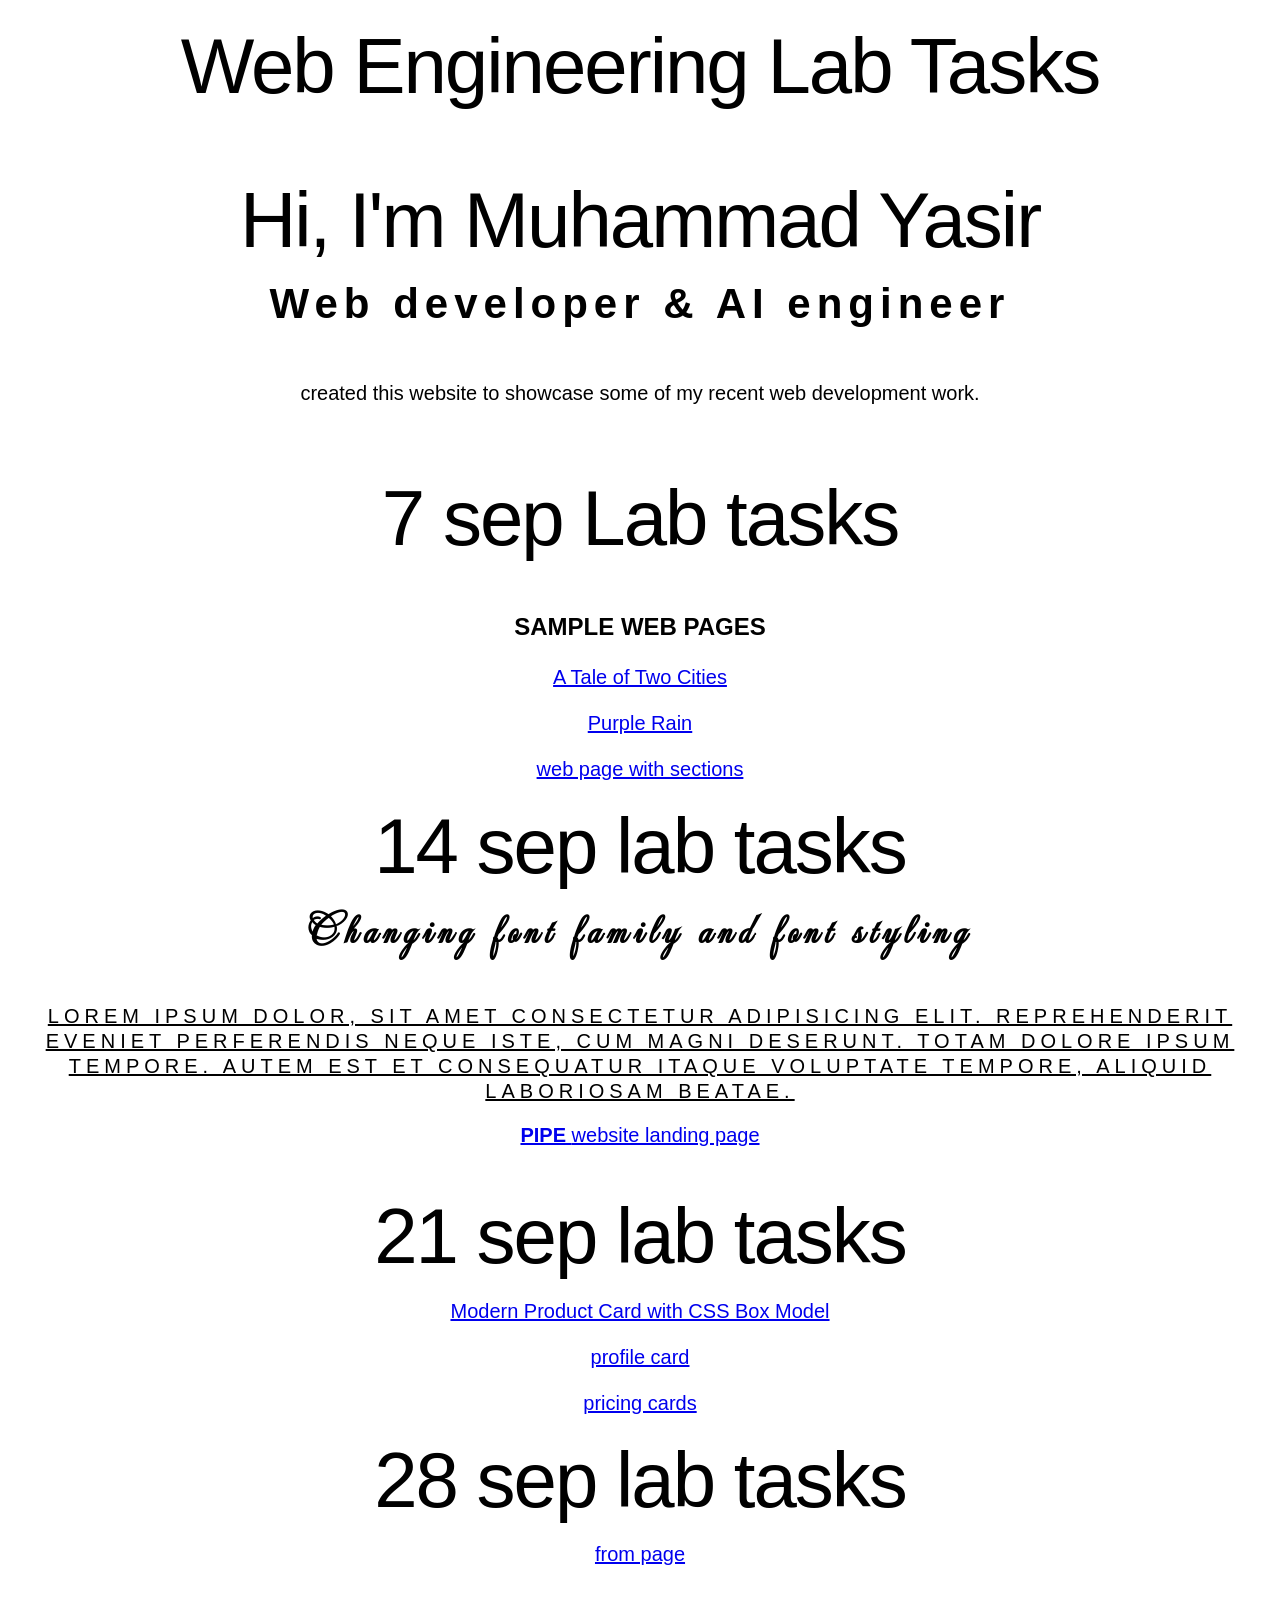
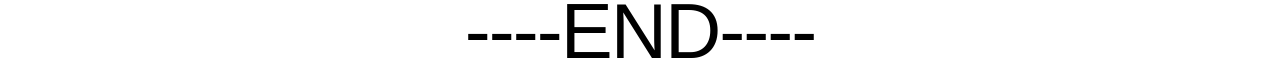
<file: index.html>
<!doctype html>
<html lang="en">
  <head>
    <meta charset="UTF-8" />
    <meta name="viewport" content="width=device-width, initial-scale=1.0" />
    <title> M.Yasir|creative web devloper</title>
   <link rel="stylesheet" href="./css/global.css">
    <meta name="description" content="Hi! I am Muhammad Yasir , a Web developer based in sukkur, I can build websites for realworld businesses.." >
    <link rel="preconnect" href="https://fonts.googleapis.com">
<link rel="preconnect" href="https://fonts.gstatic.com" crossorigin>
<link href="https://fonts.googleapis.com/css2?family=Mea+Culpa&display=swap" rel="stylesheet">

<style>
  #change_font{
     font-family: "Mea Culpa", cursive;
  }
  #text_styling{
    text-decoration: underline;
    text-transform: uppercase;
    letter-spacing: 5px;
    line-height: 25px;
  }

</style>

  </head>
  <body>
    <h1>Web Engineering Lab Tasks</h1>

    <br>
    <br>

    <h1>Hi, I'm Muhammad Yasir</hl>
    <h2>Web developer & AI engineer</h2>

    <p> created this website to showcase some of my recent web development work.</p>
    <br>
    <br>

    <h1>7 sep Lab tasks </h1>
    <h3>Sample Web Pages</h3>
      <p><a href="Exercises/page1.html">A Tale of Two Cities</a> </p>
      <p><a href="Exercises/page2.html">Purple Rain</a></p>
      <p><a href="Exercises/page3.html">web page with sections</a></p>

    <h1>14 sep lab tasks</h1>

    <h2 id="change_font">Changing font family and font styling</h2>
    <p id="text_styling" > Lorem ipsum dolor, sit amet consectetur adipisicing elit. Reprehenderit eveniet perferendis neque iste, cum magni deserunt. Totam dolore ipsum tempore. Autem est et consequatur itaque voluptate tempore, aliquid laboriosam beatae.</p>
      
    <p><a href="Exercises/landingPage.html"><strong>PIPE </strong>website landing page </a></p>
    <br>
    <h1>21 sep lab tasks</h1>
       <p> <a href="./lab-product-card/index.html"> Modern Product Card with CSS Box Model</a></p>
       <p> <a href="./profile-card/index.html"> profile card</a></p>
       <p> <a href="./Pricing Cards/index.html"> pricing cards</a></p>
<h1> 28 sep lab tasks</h1>
<p> <a href="./Form/index.html"> from page</a></p>
  <h1>----END----</h1>

  </body>
</html>
</file>
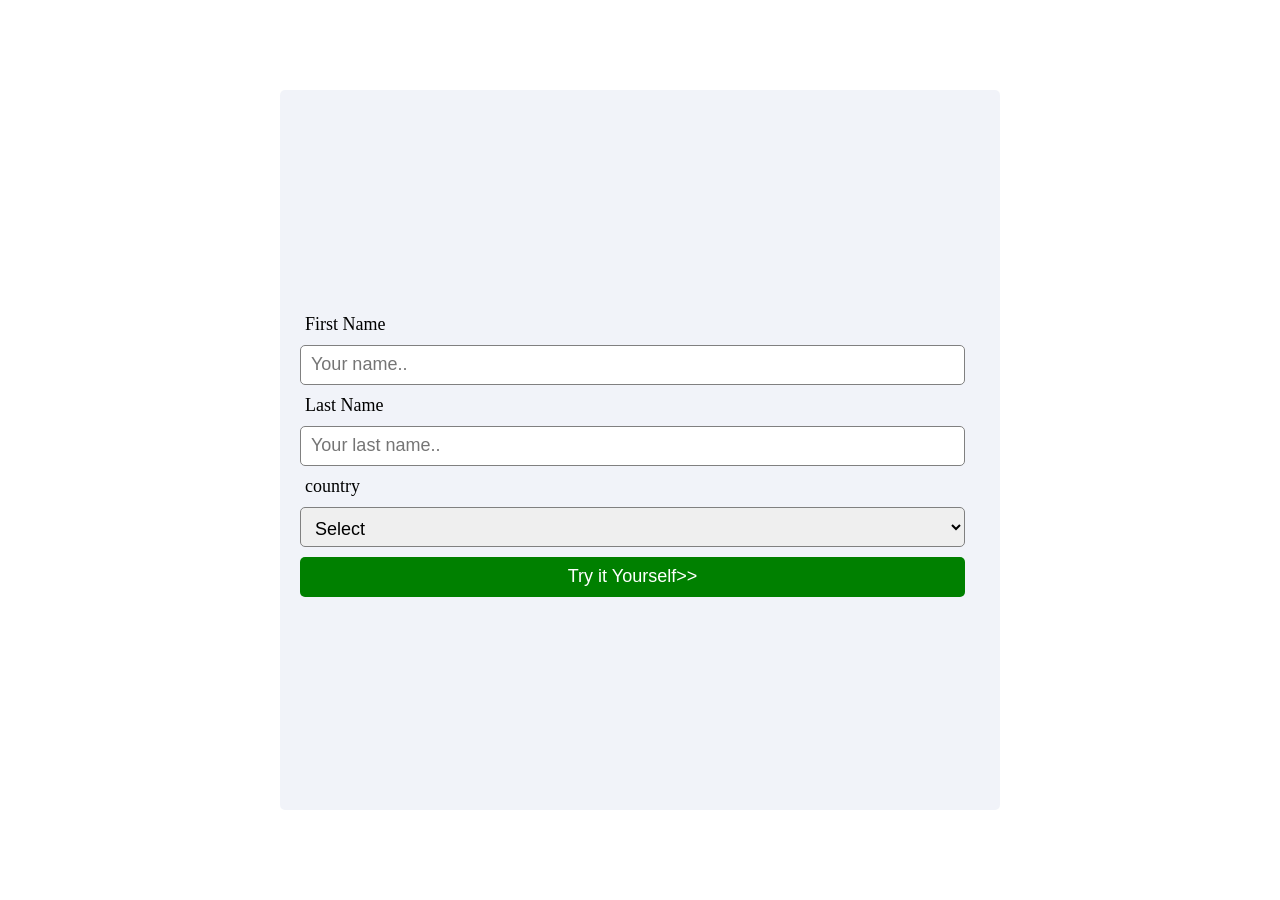
<file: Form/index.html>
<!doctype html>
<html lang="en">
  <head>
    <meta charset="UTF-8" />
    <meta name="viewport" content="width=device-width, initial-scale=1.0" />
    <title>Document</title>
    <link rel="stylesheet" href="style.css" />
  </head>
  <body>
    <form action="">
      <p id="label">First Name</p>
      <input placeholder="Your name.." class="input" type="text" id="f_name" />
      <p id="label">Last Name</p>
      <input placeholder="Your last name.."  class="input" type="text" id="l_name" />
      <p id="label">country</p>
      <select class="input name="" id="country">
        <option value="none">Select</option>
        <option value="pak">pak</option>
        <option value="ind">ind</option>
        <option value="afg">afg</option>
      </select>
      <button id="btn">Try it Yourself>> </button>
    </form>
  </body>
</html>
</file>
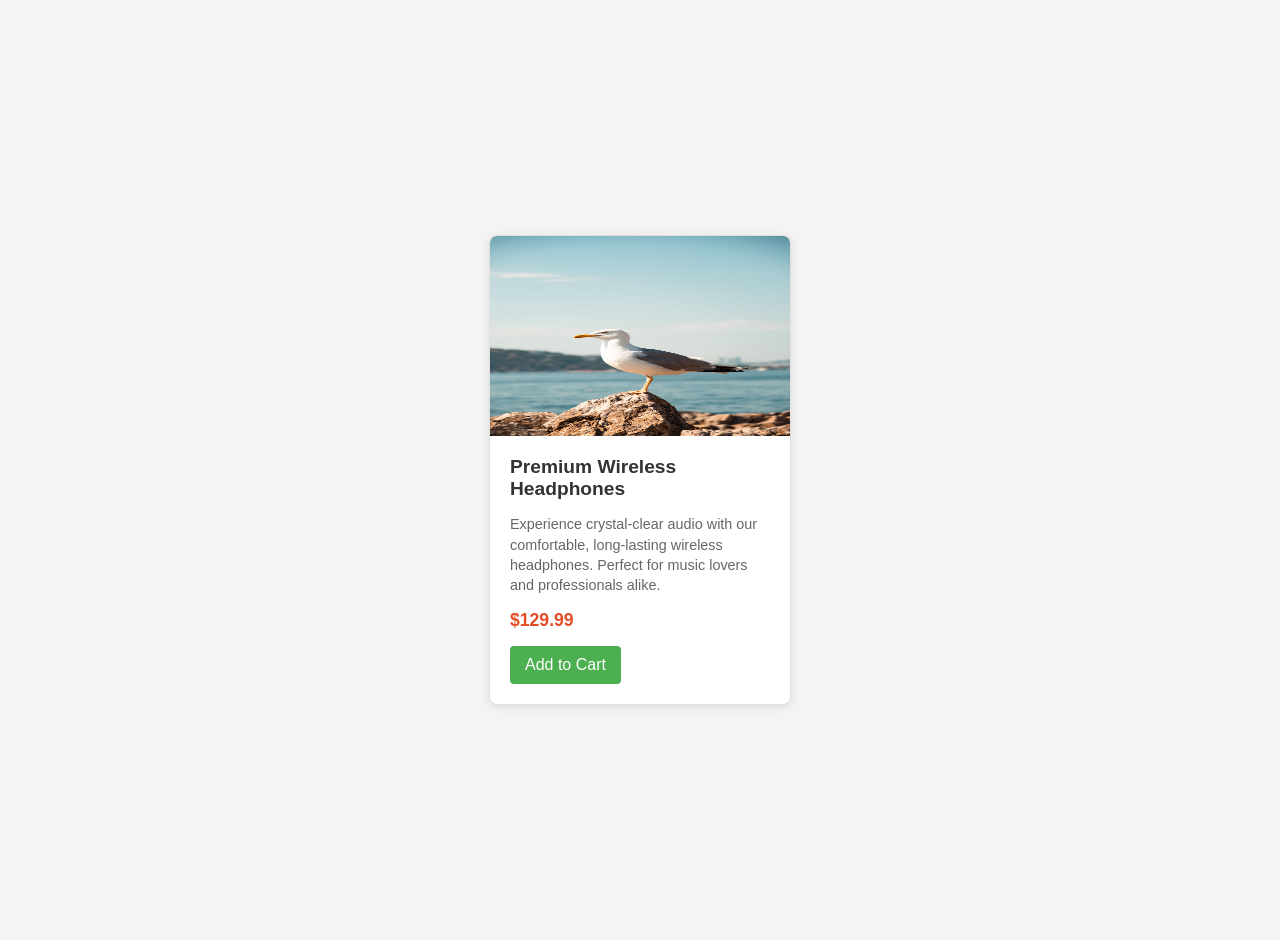
<file: lab-product-card/index.html>
<!doctype html>
<html lang="en">
  <head>
    <meta charset="UTF-8" />
    <meta name="viewport" content="width=device-width, initial-scale=1.0" />
    <title>Product Card Layout</title>
    <link rel="stylesheet" href="style.css" />
  </head>
  <body>
    <div class="product-card">
      <div class="product-image">
        
      </div>
      <div class="product-info">
        <h2 class="product-title">Premium Wireless Headphones</h2>
        <p class="product-description">
          Experience crystal-clear audio with our comfortable, long-lasting
          wireless headphones. Perfect for music lovers and professionals alike.
        </p>
        <div class="product-price">$129.99</div>
        <button class="product-button">Add to Cart</button>
      </div>
    </div>
  </body>
</html>
</file>
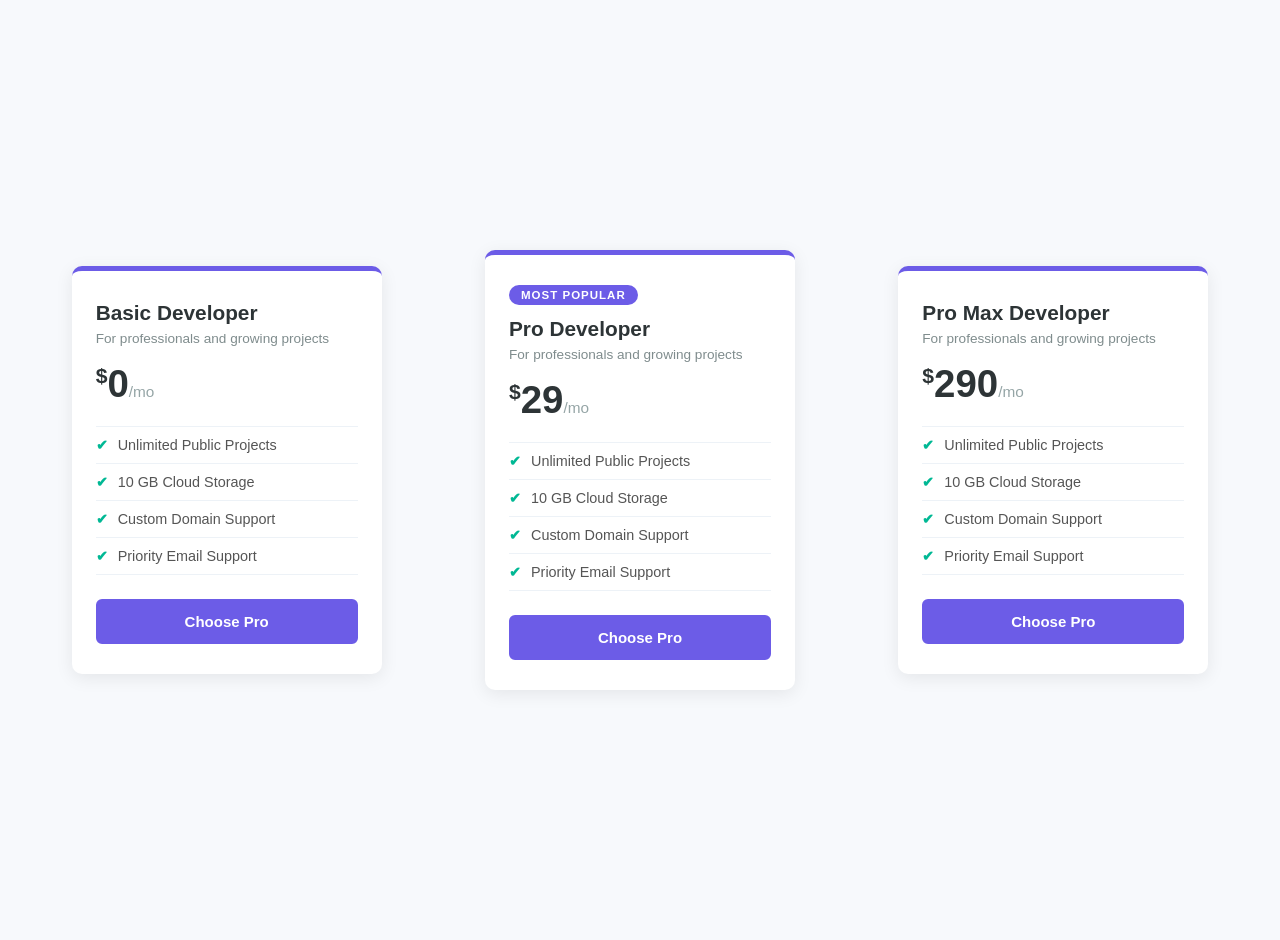
<file: Pricing Cards/index.html>
<!doctype html>
<html lang="en">
  <head>
    <meta charset="UTF-8" />
    <meta name="viewport" content="width=device-width, initial-scale=1.0" />
    <title>Pricing Card Layout</title>
    <link rel="stylesheet" href="style.css" />
  </head>
  <body>
    <div class="pricing-card">
      <div class="pricing-header">
        <h3 class="plan-name">Basic Developer</h3>
        <p class="plan-subtitle">For professionals and growing projects</p>
        <div class="price">
          <span class="currency">$</span>0<span class="period">/mo</span>
        </div>
      </div>
      <ul class="features-list">
        <li>Unlimited Public Projects</li>
        <li>10 GB Cloud Storage</li>
        <li>Custom Domain Support</li>
        <li>Priority Email Support</li>
      </ul>
      <button class="pricing-btn">Choose Pro</button>
    </div>

    <div class="pricing-card">
      <div class="tier-tag">MOST POPULAR</div>
      <div class="pricing-header">
        <h3 class="plan-name">Pro Developer</h3>
        <p class="plan-subtitle">For professionals and growing projects</p>
        <div class="price">
          <span class="currency">$</span>29<span class="period">/mo</span>
        </div>
      </div>
      <ul class="features-list">
        <li>Unlimited Public Projects</li>
        <li>10 GB Cloud Storage</li>
        <li>Custom Domain Support</li>
        <li>Priority Email Support</li>
      </ul>
      <button class="pricing-btn">Choose Pro</button>
    </div>

    <div class="pricing-card">
      <div class="pricing-header">
        <h3 class="plan-name">Pro Max Developer</h3>
        <p class="plan-subtitle">For professionals and growing projects</p>
        <div class="price">
          <span class="currency">$</span>290<span class="period">/mo</span>
        </div>
      </div>
      <ul class="features-list">
        <li>Unlimited Public Projects</li>
        <li>10 GB Cloud Storage</li>
        <li>Custom Domain Support</li>
        <li>Priority Email Support</li>
      </ul>
      <button class="pricing-btn">Choose Pro</button>
    </div>
  </body>
</html>
</file>
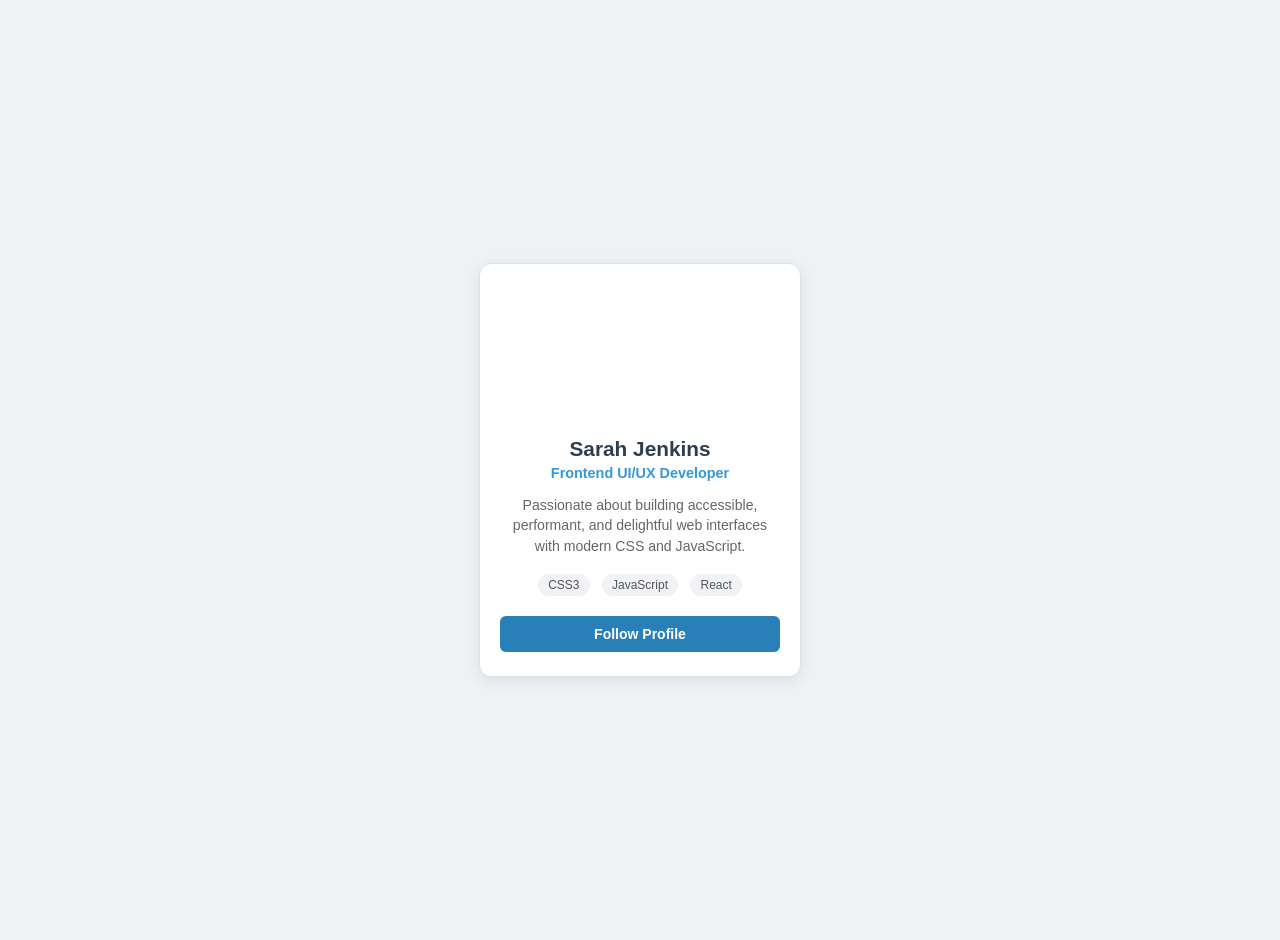
<file: profile-card/index.html>
<!doctype html>
<html lang="en">
  <head>
    <meta charset="UTF-8" />
    <meta name="viewport" content="width=device-width, initial-scale=1.0" />
    <title>Profile Card Layout</title>
    <link rel="stylesheet" href="style.css" />
  </head>
  <body>
    <div class="profile-card">
      <div class="card-banner"></div>
      <div class="profile-content">
        <div class="avatar"></div>
        <h2 class="profile-name">Sarah Jenkins</h2>
        <p class="profile-role">Frontend UI/UX Developer</p>
        <p class="profile-bio">
          Passionate about building accessible, performant, and delightful web
          interfaces with modern CSS and JavaScript.
        </p>
        <div class="profile-stats">
          <span class="badge">CSS3</span>
          <span class="badge">JavaScript</span>
          <span class="badge">React</span>
        </div>
        <button class="follow-btn">Follow Profile</button>
      </div>
    </div>
  </body>
</html>
</file>
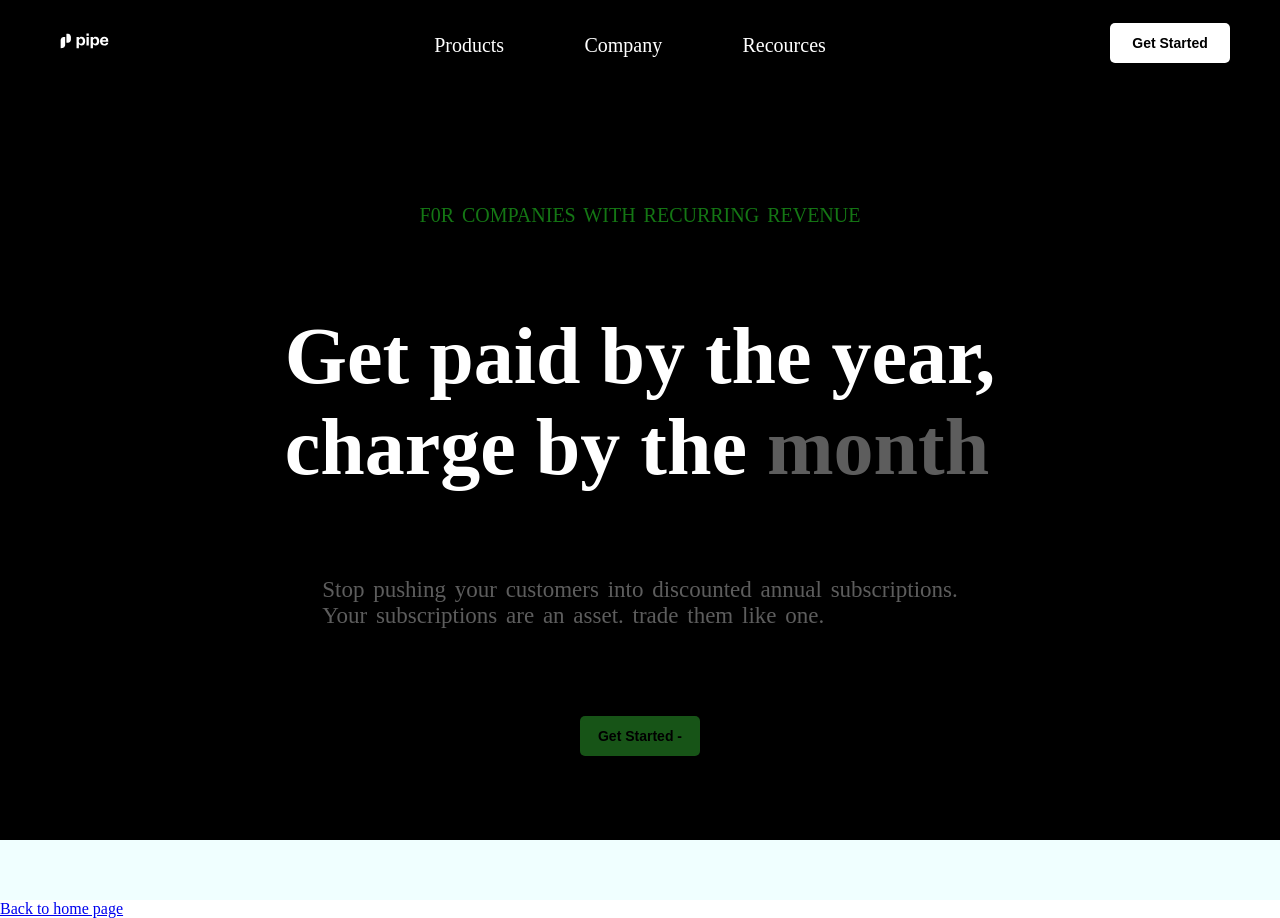
<file: Exercises/landingPage.html>
<!doctype html>
<html lang="en">
  <head>
    <meta charset="UTF-8" />
    <meta name="viewport" content="width=device-width, initial-scale=1.0" />
    <title>pipe</title>
    <link rel="stylesheet" href="./assets/css/landig_page.css" />
  </head>
  <body>
    <div class="main">
      <div class="nav">
        <div class="logo"><img src="../images/image.png" alt="" /></div>
        <div class="nav_links">
          <ul>
            <li><a href="">Products</a></li>
            <li><a href="">Company</a></li>
            <li><a href="">Recources</a></li>
          </ul>
        </div>
        <button class="btn">Get Started</button>
      </div>

      <div class="content">
        <p class="para1">F0R COMPANIES WITH RECURRING REVENUE</p>
        <h1>Get paid by the year, <br />charge by the <span>month</span></h1>
        <p class="para2">
          Stop pushing your customers into discounted annual subscriptions.
          <br />Your subscriptions are an asset. trade them like one.
        </p>
        <button class="btn btn1">Get Started -</button>
      </div>
    </div>
    <p><a href="../index.html">Back to home page</a></p>
  </body>
</html>
</file>
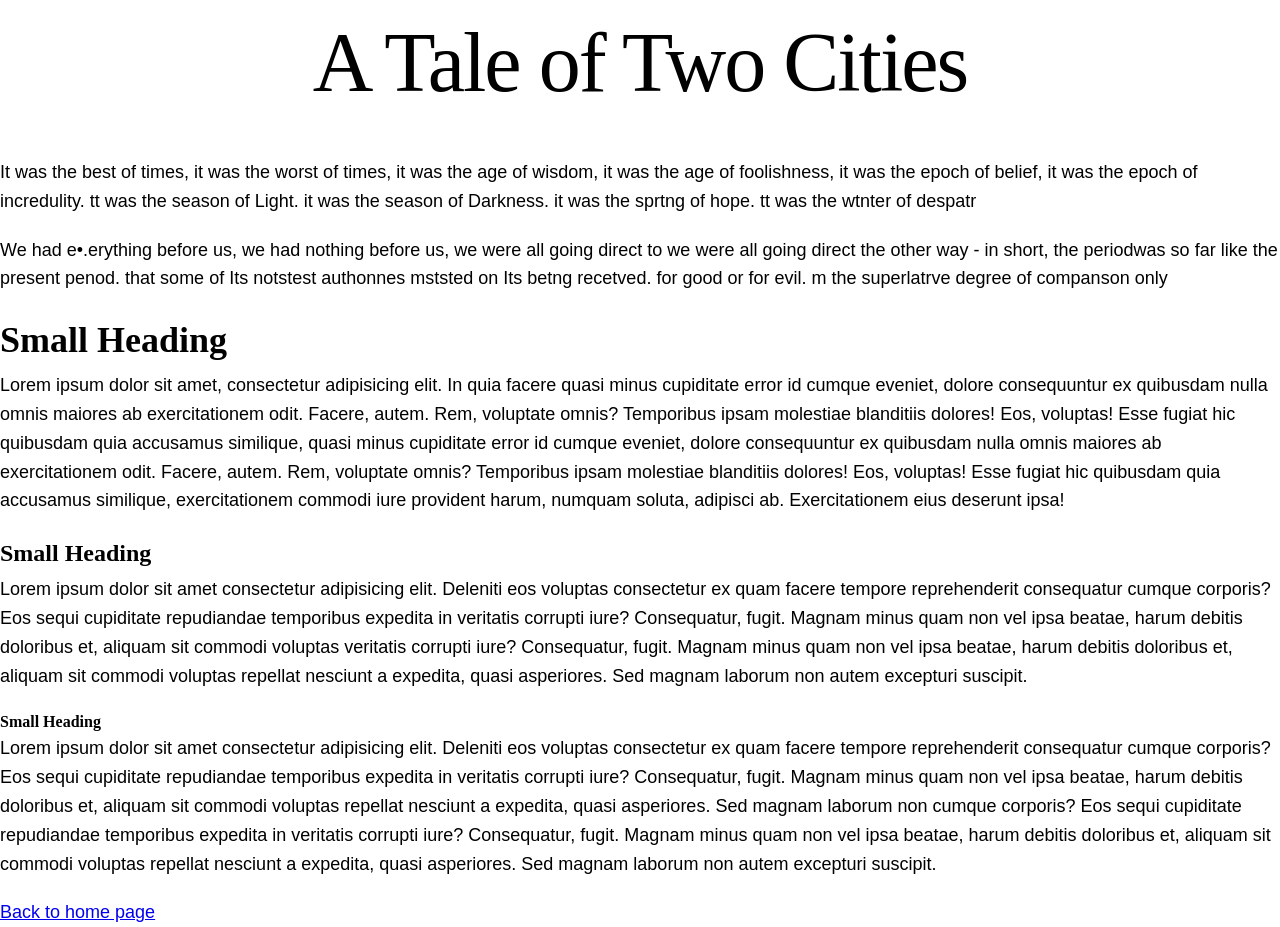
<file: Exercises/page1.html>
<!doctype html>
<html lang="en">
  <head>
    <meta charset="UTF-8" />
    <meta name="viewport" content="width=device-width, initial-scale=1.0" />
    <title>A Tale of Two Cities</title>
    <link rel="stylesheet" href="./assets/css/style-1.css" />
  </head>
  <body>
    <h1>A Tale of Two Cities</h1>
    <p>
      It was the best of times, it was the worst of times, it was the age of
      wisdom, it was the age of foolishness, it was the epoch of belief, it was
      the epoch of incredulity. tt was the season of Light. it was the season of
      Darkness. it was the sprtng of hope. tt was the wtnter of despatr
    </p>
    <p>
      We had e•.erything before us, we had nothing before us, we were all going
      direct to we were all going direct the other way - in short, the periodwas
      so far like the present penod. that some of Its notstest authonnes mststed
      on Its betng recetved. for good or for evil. m the superlatrve degree of
      companson only
    </p>
    <h2>Small Heading</h2>
    <p>
      Lorem ipsum dolor sit amet, consectetur adipisicing elit. In quia facere
      quasi minus cupiditate error id cumque eveniet, dolore consequuntur ex
      quibusdam nulla omnis maiores ab exercitationem odit. Facere, autem. Rem,
      voluptate omnis? Temporibus ipsam molestiae blanditiis dolores! Eos,
      voluptas! Esse fugiat hic quibusdam quia accusamus similique, quasi minus
      cupiditate error id cumque eveniet, dolore consequuntur ex quibusdam nulla
      omnis maiores ab exercitationem odit. Facere, autem. Rem, voluptate omnis?
      Temporibus ipsam molestiae blanditiis dolores! Eos, voluptas! Esse fugiat
      hic quibusdam quia accusamus similique, exercitationem commodi iure
      provident harum, numquam soluta, adipisci ab. Exercitationem eius deserunt
      ipsa!
    </p>
    <h3>Small Heading</h3>
    <p>
      Lorem ipsum dolor sit amet consectetur adipisicing elit. Deleniti eos
      voluptas consectetur ex quam facere tempore reprehenderit consequatur
      cumque corporis? Eos sequi cupiditate repudiandae temporibus expedita in
      veritatis corrupti iure? Consequatur, fugit. Magnam minus quam non vel
      ipsa beatae, harum debitis doloribus et, aliquam sit commodi voluptas
      veritatis corrupti iure? Consequatur, fugit. Magnam minus quam non vel
      ipsa beatae, harum debitis doloribus et, aliquam sit commodi voluptas
      repellat nesciunt a expedita, quasi asperiores. Sed magnam laborum non
      autem excepturi suscipit.
    </p>
    <h4>Small Heading</h4>
    <p>
      Lorem ipsum dolor sit amet consectetur adipisicing elit. Deleniti eos
      voluptas consectetur ex quam facere tempore reprehenderit consequatur
      cumque corporis? Eos sequi cupiditate repudiandae temporibus expedita in
      veritatis corrupti iure? Consequatur, fugit. Magnam minus quam non vel
      ipsa beatae, harum debitis doloribus et, aliquam sit commodi voluptas
      repellat nesciunt a expedita, quasi asperiores. Sed magnam laborum non
      cumque corporis? Eos sequi cupiditate repudiandae temporibus expedita in
      veritatis corrupti iure? Consequatur, fugit. Magnam minus quam non vel
      ipsa beatae, harum debitis doloribus et, aliquam sit commodi voluptas
      repellat nesciunt a expedita, quasi asperiores. Sed magnam laborum non
      autem excepturi suscipit.
    </p>
  </body>
  <p><a href="../index.html">Back to home page</a></p>
</html>
</file>
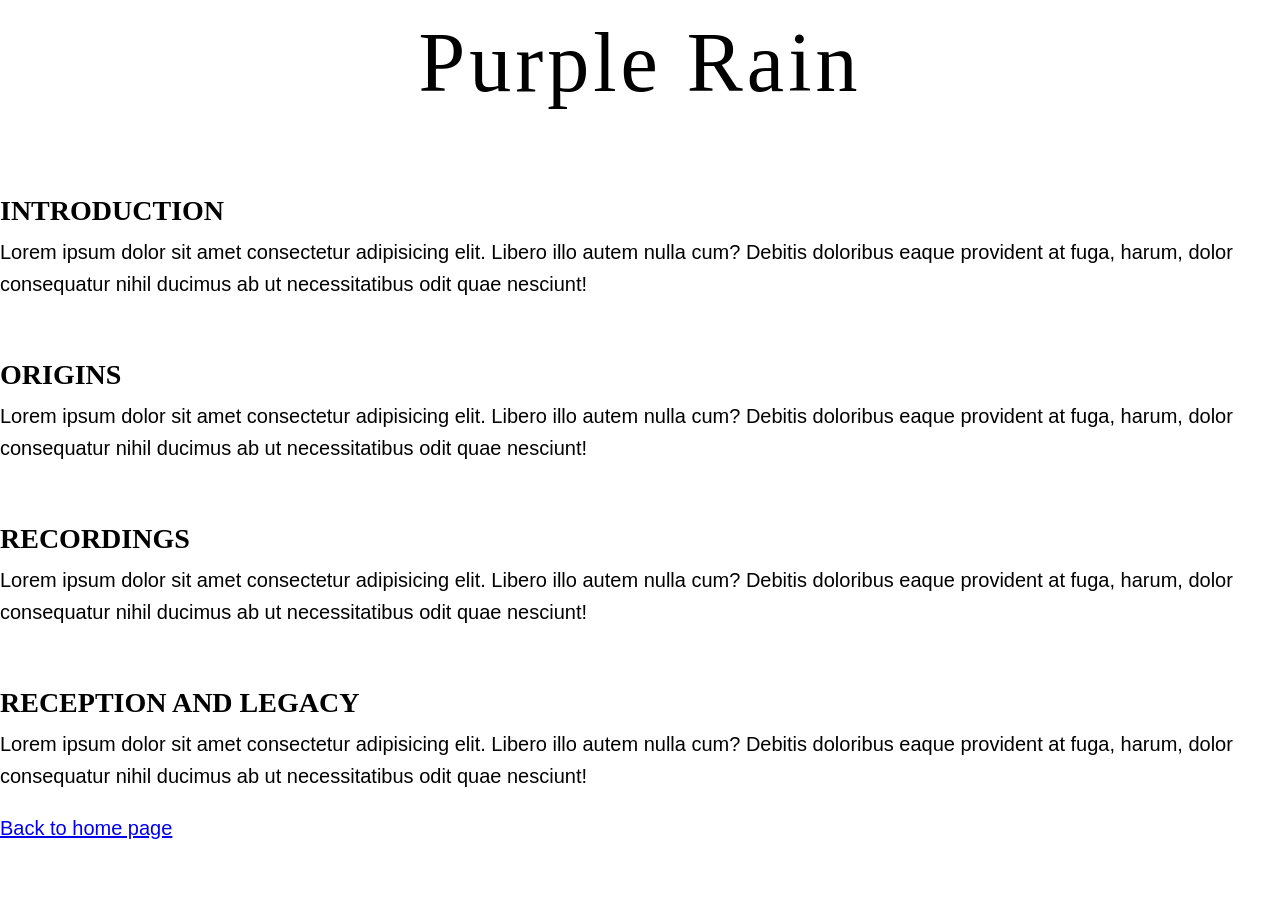
<file: Exercises/page2.html>
<!doctype html>
<html lang="en">
  <head>
    <meta charset="UTF-8" />
    <meta name="viewport" content="width=device-width, initial-scale=1.0" />
    <title>Purple Rain</title>
    <link rel="stylesheet" href="./assets/css/style-2.css">
  </head>

  <h1>Purple Rain</h1>
  <h2>Introduction</h2>
  <p>
    Lorem ipsum dolor sit amet consectetur adipisicing elit. Libero illo autem
    nulla cum? Debitis doloribus eaque provident at fuga, harum, dolor
    consequatur nihil ducimus ab ut necessitatibus odit quae nesciunt!
  </p>
  <h2>Origins</h2>
  <p>
    Lorem ipsum dolor sit amet consectetur adipisicing elit. Libero illo autem
    nulla cum? Debitis doloribus eaque provident at fuga, harum, dolor
    consequatur nihil ducimus ab ut necessitatibus odit quae nesciunt!
  </p>
  <h2>Recordings</h2>
  <p>
    Lorem ipsum dolor sit amet consectetur adipisicing elit. Libero illo autem
    nulla cum? Debitis doloribus eaque provident at fuga, harum, dolor
    consequatur nihil ducimus ab ut necessitatibus odit quae nesciunt!
  </p>
  <h2>Reception and legacy</h2>
  <p>
    Lorem ipsum dolor sit amet consectetur adipisicing elit. Libero illo autem
    nulla cum? Debitis doloribus eaque provident at fuga, harum, dolor
    consequatur nihil ducimus ab ut necessitatibus odit quae nesciunt!
  </p>
  <p><a href="../index.html">Back to home page</a></p>
</html>
</file>
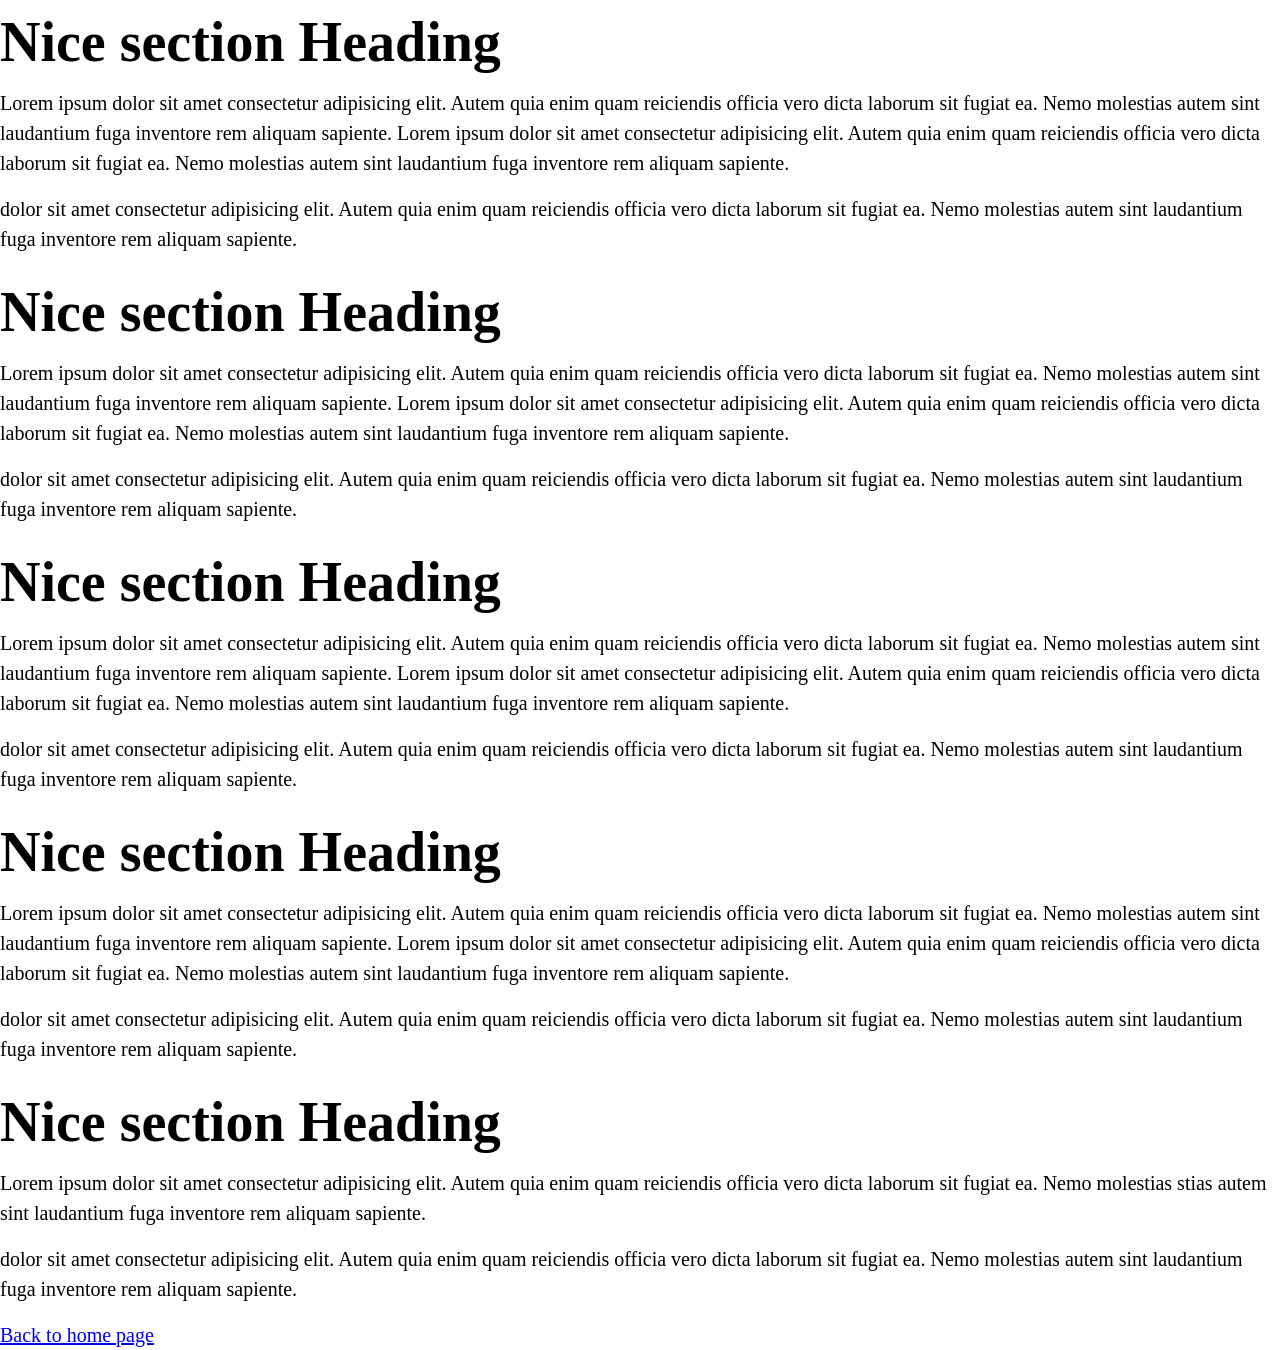
<file: Exercises/page3.html>
<!doctype html>
<html lang="en">
  <head>
    <meta charset="UTF-8" />
    <meta name="viewport" content="width=device-width, initial-scale=1.0" />
    <title>Web page with section</title>
    <link rel="stylesheet" href="./assets/css/style-3.css">
  </head>
  <body>
    <section>
      <h2>Nice section Heading</h2>

      <p>
        Lorem ipsum dolor sit amet consectetur adipisicing elit. Autem quia enim
        quam reiciendis officia vero dicta laborum sit fugiat ea. Nemo molestias
        autem sint laudantium fuga inventore rem aliquam sapiente. Lorem ipsum
        dolor sit amet consectetur adipisicing elit. Autem quia enim quam
        reiciendis officia vero dicta laborum sit fugiat ea. Nemo molestias
        autem sint laudantium fuga inventore rem aliquam sapiente.
      </p>
      <p>
        dolor sit amet consectetur adipisicing elit. Autem quia enim quam
        reiciendis officia vero dicta laborum sit fugiat ea. Nemo molestias
        autem sint laudantium fuga inventore rem aliquam sapiente.
      </p>
      <h2>Nice section Heading</h2>

      <p>
        Lorem ipsum dolor sit amet consectetur adipisicing elit. Autem quia enim
        quam reiciendis officia vero dicta laborum sit fugiat ea. Nemo molestias
        autem sint laudantium fuga inventore rem aliquam sapiente. Lorem ipsum
        dolor sit amet consectetur adipisicing elit. Autem quia enim quam
        reiciendis officia vero dicta laborum sit fugiat ea. Nemo molestias
        autem sint laudantium fuga inventore rem aliquam sapiente.
      </p>
      <p>
        dolor sit amet consectetur adipisicing elit. Autem quia enim quam
        reiciendis officia vero dicta laborum sit fugiat ea. Nemo molestias
        autem sint laudantium fuga inventore rem aliquam sapiente.
      </p>
      <h2>Nice section Heading</h2>

      <p>
        Lorem ipsum dolor sit amet consectetur adipisicing elit. Autem quia enim
        quam reiciendis officia vero dicta laborum sit fugiat ea. Nemo molestias
        autem sint laudantium fuga inventore rem aliquam sapiente. Lorem ipsum
        dolor sit amet consectetur adipisicing elit. Autem quia enim quam
        reiciendis officia vero dicta laborum sit fugiat ea. Nemo molestias
        autem sint laudantium fuga inventore rem aliquam sapiente.
      </p>
      <p>
        dolor sit amet consectetur adipisicing elit. Autem quia enim quam
        reiciendis officia vero dicta laborum sit fugiat ea. Nemo molestias
        autem sint laudantium fuga inventore rem aliquam sapiente.
      </p>
      <h2>Nice section Heading</h2>

      <p>
        Lorem ipsum dolor sit amet consectetur adipisicing elit. Autem quia enim
        quam reiciendis officia vero dicta laborum sit fugiat ea. Nemo molestias
        autem sint laudantium fuga inventore rem aliquam sapiente. Lorem ipsum
        dolor sit amet consectetur adipisicing elit. Autem quia enim quam
        reiciendis officia vero dicta laborum sit fugiat ea. Nemo molestias
        autem sint laudantium fuga inventore rem aliquam sapiente.
      </p>
      <p>
        dolor sit amet consectetur adipisicing elit. Autem quia enim quam
        reiciendis officia vero dicta laborum sit fugiat ea. Nemo molestias
        autem sint laudantium fuga inventore rem aliquam sapiente.
      </p>
      <h2>Nice section Heading</h2>

      <p>
        Lorem ipsum dolor sit amet consectetur adipisicing elit. Autem quia enim
        quam reiciendis officia vero dicta laborum sit fugiat ea. Nemo molestias
        stias autem sint laudantium fuga inventore rem aliquam sapiente.
      </p>
      <p>
        dolor sit amet consectetur adipisicing elit. Autem quia enim quam
        reiciendis officia vero dicta laborum sit fugiat ea. Nemo molestias
        autem sint laudantium fuga inventore rem aliquam sapiente.
      </p>
    </section>
    <p><a href="../index.html">Back to home page</a></p>
  </body>
</html>
</file>
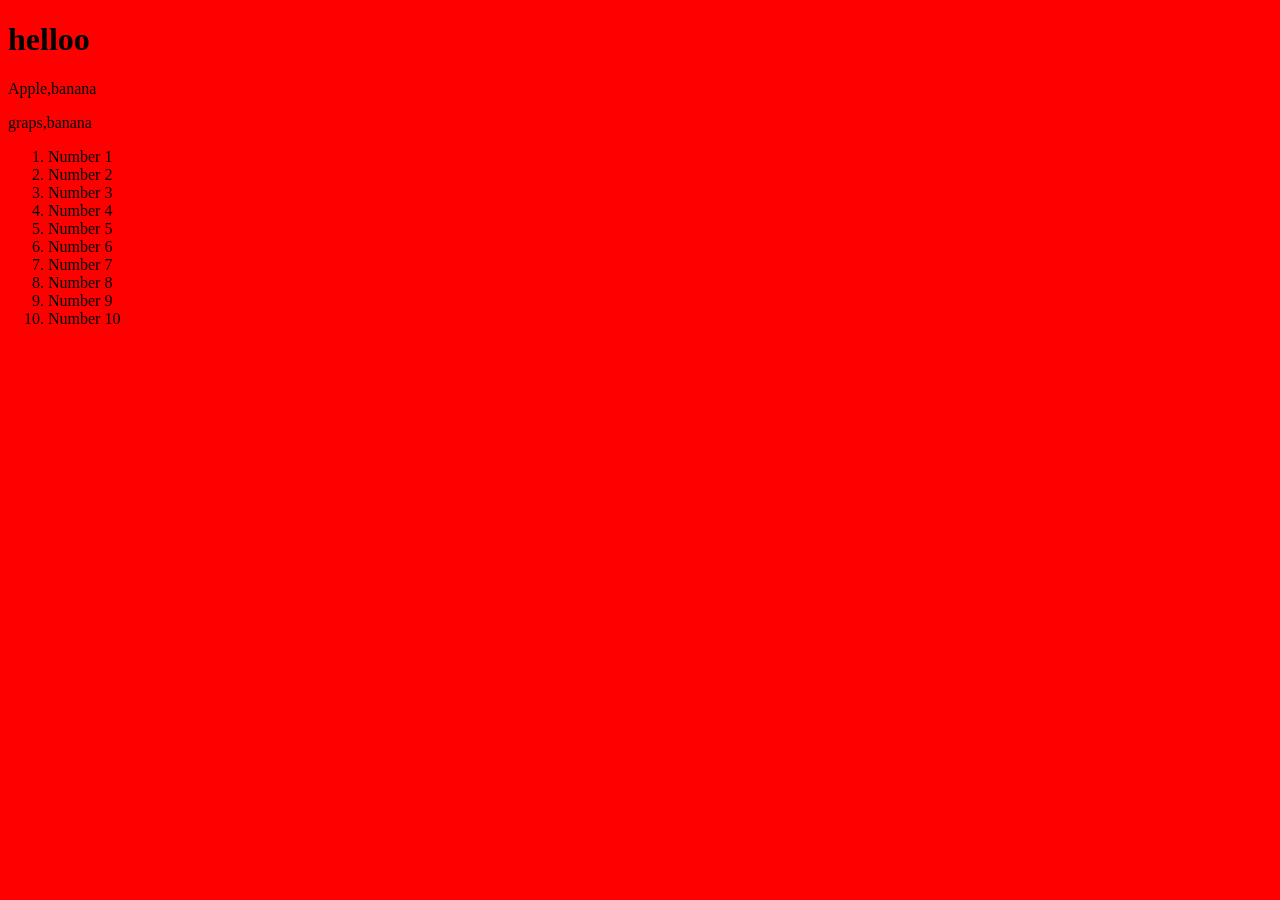
<file: Exercises/th_class_practice.html>
<!doctype html>
<html lang="en">
  <head>
    <meta charset="UTF-8" />
    <meta name="viewport" content="width=device-width, initial-scale=1.0" />
    <title>Document</title>
  </head>
  <body>
    <h1>helloo</h1>
    <p id="demo1"></p>
    <p id="demo2"></p>
    <script>
      let olElement = document.createElement("ol");
      for (let i = 1; i <= 10; i++) {
        let li = document.createElement("li");
        li.textContent = `Number ${i}`;
        olElement.appendChild(li);
      }
      document.body.appendChild(olElement);
      document.body.style.backgroundColor = "red";

      let fruits = ["Apple", "banana"];
      document.getElementById("demo1").innerHTML = fruits;
      fruits[0] = "graps";
      document.getElementById("demo2").innerHTML = fruits;
    </script>
  </body>
</html>
</file>
<file: css/global.css>
/*  ============= WEB BROWSER RESETS ============ */
* {
  margin: 0;
  padding: 0;
  border: none;
}
*,
*::before,
*::after {
  box-sizing: border-box;
}
html {
  height: 100%;
  font-size: 100%;
  font: inherit;
  vertical-align: baseline;
  scroll-behavior: smooth;
  scroll-padding-top: 20px;
}
body {
  line-height: 1.5;
  min-height: 100vh;
}
@media (max-width: 767px) {
  body {
    text-rendering: optimizeSpeed;
  }
}
@media (min-width: 768px) {
  body {
    text-rendering: optimizeLegibility;
    margin: 20px;
  }
}
img {
  width: 100%;
  height: auto;
  display: block;
}
input,
button,
textarea,
select {
  font: inherit;
}

/* ================= ENDS ================ */

body {
  text-align: center;
  font-family: sans-serif;
}

h1 {
  font-size: 78px;
  font-weight: normal;
  letter-spacing: -2px;
  margin-bottom: 12px;
  line-height: 1.2;
}

h2 {
  font-size: 42px;
  letter-spacing: 6px;
  margin-bottom: 48px;
  line-height: 1.2;
}

h3 {
  font-size: 24px;
  margin-top: 48px;
  margin-bottom: 20px;
  line-height: 1.2;
  text-transform: uppercase;
}

p {
  font-size: 20px;
  margin-bottom: 16px;
}
</file>
<file: Form/style.css>
* {
  padding: 0;
  margin: 0;
  box-sizing: border-box;
}
body {
  /* background-color: #0e58297b; */
  height: 100vh;
  width: 100vw;
  display: flex;
  justify-content: center;
  align-items: center;
}
form {
  background-color: #e2e6f37b;
  height: 80vh;
  width: 80vh;
  display: flex;
  justify-content: center;
  /* align-items: center; */
  flex-direction: column;
  padding-left: 20px;
  border-radius: 5px;
}
.input {
  height: 40px;
  width: 95%;
  /* background-color: aqua; */
  outline: none;
  border-radius: 5px;
  font-size: 18px;
  outline: none;
  border: 1px solid gray;
  margin-top: 10px;
  padding: 10px;
}

#btn {
  height: 40px;
  width: 95%;
  background-color: green;
  margin-top: 10px;
  border-radius: 5px;
  font-size: 18px;
  color: white;
  font-weight: 500;
  cursor: pointer;
  border: none;
}

#label {
  margin-top: 10px;
  font-size: 18px;
  margin-left: 5px;
  /* color: aquamarine; */
}
</file>
<file: lab-product-card/style.css>
body {
  font-family: Arial, sans-serif;
  background-color: #f4f4f4;
  margin: 0;
  padding: 20px;
  display: flex;
  justify-content: center;
  align-items: center;
  min-height: 100vh;
}
.product-card {
  background-color: #ffffff;
  border-radius: 8px;
  box-shadow: 0 2px 10px rgba(0, 0, 0, 0.1);
  overflow: hidden;
  width: 300px;
  margin: 20px;
  border: 1px solid #e0e0e0;
}
.product-image {
  width: 100%;
  height: 200px;
  background-image: url("../images/pexels-sevde-altintas-2163334077-39320552.jpg");
  /* background-size: contain; */
  background-size: 100% 100%;
  background-repeat: no-repeat;
  /* background-position: top; */
  /* object-fit: cover; */
}
.product-info {
  padding: 20px;
}
.product-title {
  font-size: 1.2em;
  font-weight: bold;
  color: #333;
  margin-top: 0;
  margin-right: 0;
  margin-bottom: 10px;
  margin-left: 0;
}
.product-description {
  color: #666;
  font-size: 0.9em;
  line-height: 1.4;
  margin-bottom: 15px;
}
.product-price {
  font-size: 1.1em;
  color: #e44d26;
  font-weight: bold;
  margin-bottom: 15px;
}

.product-button {
  background-color: #4caf50;
  color: white;
  border: none;
  padding: 10px 15px;
  text-align: center;
  text-decoration: none;
  display: inline-block;
  font-size: 16px;
  border-radius: 4px;
  cursor: pointer;
  transition: background-color 0.3s;
}
.product-button:hover {
  background-color: #45a049;
}
</file>
<file: Pricing Cards/style.css>
body {
  font-family: Arial, sans-serif;
  background-color: #f7f9fc;
  margin: 0;
  padding: 20px;
  display: flex;
  justify-content: space-around;
  align-items: center;
  min-height: 100vh;
}
.pricing-card {
  background-color: #ffffff;
  border-radius: 10px;
  box-shadow: 0 4px 18px rgba(0, 0, 0, 0.08);
  width: 310px;
  position: relative;
  border-top: 5px solid #6c5ce7;
  padding: 30px 24px;
  box-sizing: border-box;
}
.tier-tag {
  background-color: #6c5ce7;
  color: #ffffff;
  font-size: 0.72em;
  font-weight: bold;
  letter-spacing: 1px;
  padding: 4px 12px;
  border-radius: 12px;
  display: inline-block;
  margin-bottom: 12px;
}

.plan-name {
  margin: 0 0 6px;
  color: #2d3436;
  font-size: 1.3em;
}
.plan-subtitle {
  margin: 0 0 16px;
  color: #7f8c8d;
  font-size: 0.85em;
}
.price {
  font-size: 2.4em;
  font-weight: bold;
  color: #2d3436;
  margin-bottom: 20px;
}
.price .currency {
  font-size: 0.55em;
  vertical-align: super;
}
.price .period {
  font-size: 0.4em;
  color: #95a5a6;
  font-weight: normal;
}
.features-list {
  list-style: none;
  padding: 0;
  margin: 0 0 24px;
  border-top: 1px solid #edf2f7;
}
.features-list li {
  padding: 10px 0;
  color: #555;
  font-size: 0.9em;
  border-bottom: 1px solid #edf2f7;
}
.features-list li::before {
  content: "✔ ";
  color: #00b894;
  margin-right: 6px;
  font-weight: bold;
}
.pricing-btn {
  width: 100%;
  background-color: #6c5ce7;
  color: #ffffff;
  border: 2px solid #6c5ce7;
  padding: 12px;
  font-size: 15px;
  font-weight: bold;
  border-radius: 6px;
  cursor: pointer;
  transition: all 0.3s ease;
}
.pricing-btn:hover {
  background-color: transparent;
  color: #6c5ce7;
}
</file>
<file: profile-card/style.css>
body {
  font-family: Arial, sans-serif;
  background-color: #eef2f5;
  margin: 0;
  padding: 20px;
  display: flex;
  justify-content: center;
  align-items: center;
  min-height: 100vh;
}
.profile-card {
  background-color: #ffffff;
  border-radius: 12px;
  box-shadow: 0 4px 15px rgba(0, 0, 0, 0.08);
  overflow: hidden;
  width: 320px;
  border: 1px solid #dcdfe4;
}

.card-banner {
  width: 100%;
  height: 110px;
  background-image: url("https://cdn.pixabay.com/photo/2016/06/02/02/33/triangles-1430105_1280.png");
  background-size: cover;
  background-position: center;
}
.profile-content {
  padding: 0 20px 24px;
  text-align: center;
}
.avatar {
  width: 90px;
  height: 90px;
  border-radius: 50%;
  border: 4px solid #ffffff;
  background-image: url("https://cdn.pixabay.com/photo/2014/04/03/10/32/businessman310819_1280.png");
  background-size: cover;
  background-position: center;
  margin: -45px auto 10px;
}

.profile-name {
  font-size: 1.3em;
  font-weight: bold;
  color: #2c3e50;
  margin: 8px 0 4px;
}
.profile-role {
  font-size: 0.9em;
  color: #3498db;
  font-weight: 600;
  margin: 0 0 12px;
}
.profile-bio {
  color: #666;
  font-size: 0.88em;
  line-height: 1.45;
  margin-bottom: 16px;
}
.profile-stats {
  margin-bottom: 18px;
}
.badge {
  display: inline-block;
  background-color: #f0f2f5;
  color: #555;
  font-size: 0.75em;
  padding: 4px 10px;
  border-radius: 12px;
  margin: 2px 4px;
}
.follow-btn {
  background-color: #2980b9;
  color: #ffffff;
  border: none;
  padding: 10px 24px;
  font-size: 14px;
  font-weight: bold;
  border-radius: 6px;
  cursor: pointer;
  width: 100%;
  transition: background-color 0.3s;
}
.follow-btn:hover {
  background-color: #1f6391;
}
</file>
<file: Exercises/assets/css/landig_page.css>
* {
  padding: 0;
  margin: 0;
}
.main {
  height: 100vh;
  width: 100vw;
  background-color: azure;
}

.nav {
  padding-top: 40px;
  height: 50px;
  /* width:; */
  background-color: rgb(0, 0, 0);
  display: flex;
  justify-content: space-between;
  padding: 0px 50px;
  padding-top: 20px;
}
.nav_links {
  width: 40%;
  height: 50px;
  /* background-color: aquamarine; */
  display: flex;
  /* justify-content: space-b; */
  align-items: center;
}
.nav_links ul {
  display: flex;
  justify-content: space-around;
  list-style: none;
  /* background-color: beige; */
  width: 100%;
  font-size: 20px;
}
.nav_links ul a {
  color: white;
  text-decoration: none;
}

.logo {
  height: 50px;
  width: 100px;
  /* background-color: brown; */
}
.logo image {
  /* background-color: beige; */
  width: 100%;
  object-fit: cover;
}

.btn {
  height: 40px;
  width: 120px;
  background-color: white;
  color: black;
  border-radius: 5px;
  border: none;
  font-weight: bold;
  margin-top: 3px;
  font-size: 14px;
  cursor: pointer;
}

.content {
  padding-top: 50px;
  height: 80vh;
  /* background-color: aquamarine; */
  color: white;
  background-color: black;
  display: flex;
  justify-content: space-evenly;
  flex-direction: column;
  align-items: center;
}
.para1 {
  color: rgb(20, 118, 20);
  font-size: 20px;
  word-spacing: 3px;
}
.content h1 {
  font-size: 80px;
}
.content h1 span {
  color: rgb(93, 93, 93);
}
.para2 {
  color: rgb(93, 93, 93);
  font-size: 23px;
  word-spacing: 3px;
}
.btn1 {
  background-color: rgb(23, 84, 23);
}
</file>
<file: Exercises/assets/css/style-1.css>
/*  ============= WEB BROWSER RESETS ============ */
* {
  margin: 0;
  padding: 0;
  border: none;
}
*,
*::before,
*::after {
  box-sizing: border-box;
}
html {
  height: 100%;
  font-size: 100%;
  font: inherit;
  vertical-align: baseline;
  scroll-behavior: smooth;
  scroll-padding-top: 20px;
}
body {
  line-height: 1.5;
  min-height: 100vh;
}
@media (max-width: 767px) {
  body {
    text-rendering: optimizeSpeed;
  }
}
@media (min-width: 768px) {
  body {
    text-rendering: optimizeLegibility;
  }
}
img {
  width: 100%;
  height: auto;
  display: block;
}
input,
button,
textarea,
select {
  font: inherit;
}

h1 {
  font-size: 84px;
  text-align: center;
  font-weight: normal;
  letter-spacing: -2px;
  margin-bottom: 32px;
}

h2 {
  font-size: 36px;
  margin-bottom: 4px;
}

h3 {
  font-size: 24px;
  margin-bottom: 4px;
}

p {
  font-size: 18px;
  font-family: sans-serif;
  line-height: 1.6;
  margin-bottom: 20px;
}
</file>
<file: Exercises/assets/css/style-2.css>
/*  ============= WEB BROWSER RESETS ============ */
* { margin: 0; padding: 0; border: none }
*, *::before, *::after { box-sizing: border-box }
html { height: 100%; font-size: 100%; font: inherit; vertical-align: baseline;
scroll-behavior: smooth; scroll-padding-top: 20px }
body { line-height: 1.5; min-height: 100vh }
@media (max-width: 767px ) { body { text-rendering: optimizeSpeed } }
@media (min-width: 768px ) { body { text-rendering: optimizeLegibility } }
img { width: 100%; height: auto; display: block }
input, button, textarea, select { font: inherit }

/* ================= ENDS ================ */

h1 {
    font-size: 84px;
    margin-bottom: 64px;
    text-align: center;
    font-weight: normal;
    letter-spacing: 4px;
}

h2 {
    font-size: 28px;
    margin-bottom: 4px;
    margin-top: 54px;
    text-transform: uppercase;
}

p {
    font-size: 20px;
    font-family: sans-serif;
    line-height: 1.6;
    margin-bottom: 20px;
}
</file>
<file: Exercises/assets/css/style-3.css>
/*  ============= WEB BROWSER RESETS ============ */
* { margin: 0; padding: 0; border: none }
*, *::before, *::after { box-sizing: border-box }
html { height: 100%; font-size: 100%; font: inherit; vertical-align: baseline;
scroll-behavior: smooth; scroll-padding-top: 20px }
body { line-height: 1.5; min-height: 100vh }
@media (max-width: 767px ) { body { text-rendering: optimizeSpeed } }
@media (min-width: 768px ) { body { text-rendering: optimizeLegibility } }
img { width: 100%; height: auto; display: block }
input, button, textarea, select { font: inherit }


h2 {
    font-size: 56px;
    margin-bottom: 4px;
}

h3 {
    font-size: 32px;
    margin-bottom: 4px;
}

p {
    font-size: 20px;
    margin-bottom: 16px
}
</file>
